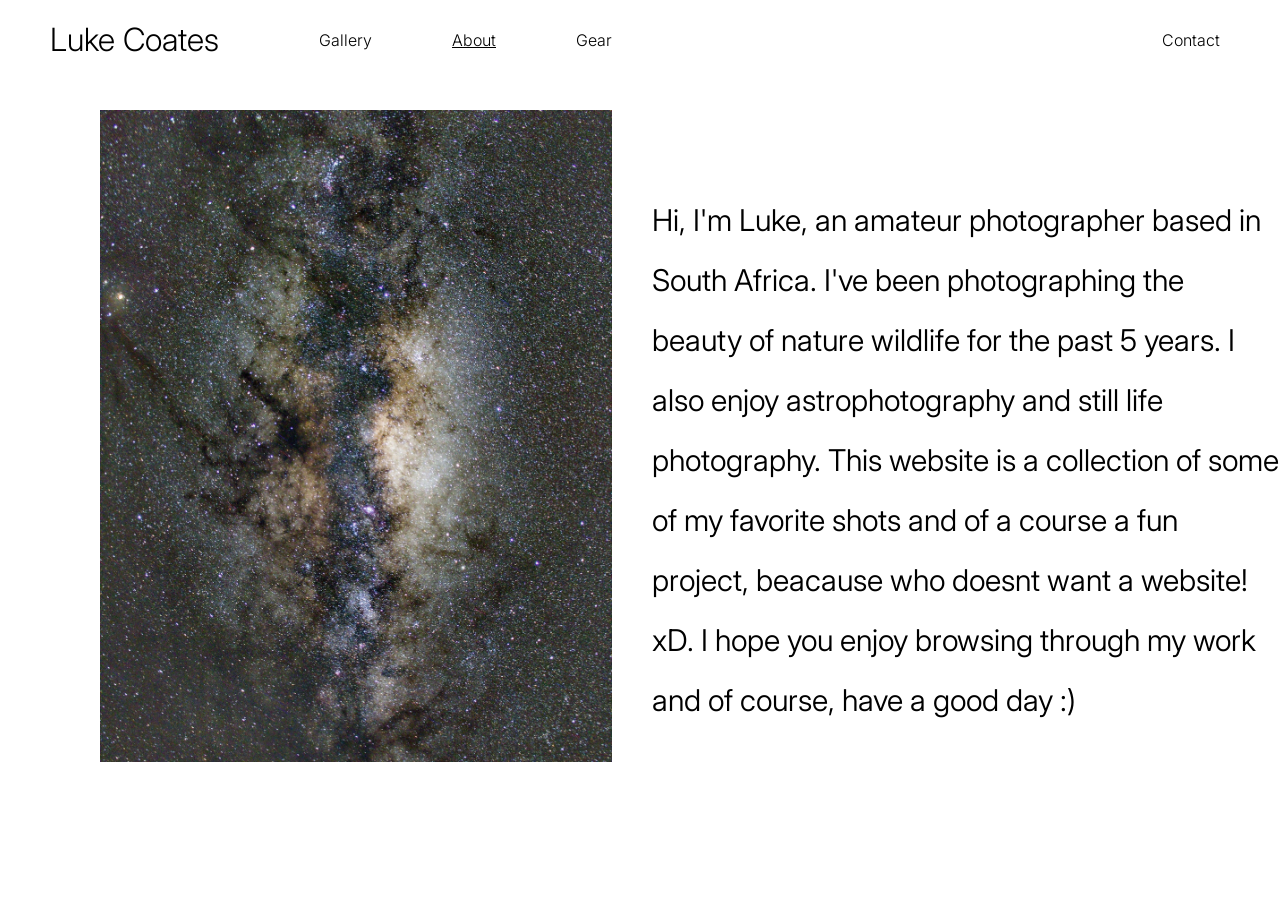
<file: about.html>
<!DOCTYPE html>
<html>
    <head>
        <title>Luke Coates</title>
        <meta name="viewport" content="width=device-width, initial-scale=1.0">
        <link href="./style.css" rel="stylesheet">
        <link rel="preconnect" href="https://fonts.googleapis.com">
        <link rel="preconnect" href="https://fonts.gstatic.com" crossorigin>
        <link href="https://fonts.googleapis.com/css2?family=Inter:ital,opsz,wght@0,14..32,100..900;1,14..32,100..900&display=swap" rel="stylesheet">
    </head>
    <body>
        <div class="bar">
            <h1><a href="index.html" class="logo">Luke Coates</a></h1>
            <a href="./index.html">Gallery</a>
            <a href="./about.html" class="active">About</a>
            <a href="./gear.html">Gear</a>
            <a href="./contact.html" class="contact">Contact</a>
        </div>
        <div class="about">
            <img src="Photos/35.jpg" alt="Image 1" class="about-image">
            <p class="about-text">Hi, I'm Luke, an amateur photographer based in South Africa. I've been photographing the beauty of nature wildlife for the past 5 years. I also enjoy astrophotography and still life photography. This website is a collection of some of my favorite shots and of a course a fun project, beacause who doesnt want a website! xD. I hope you enjoy browsing through my work and of course, have a good day :)</p>
        </div>
    </body>
</html>
</file>
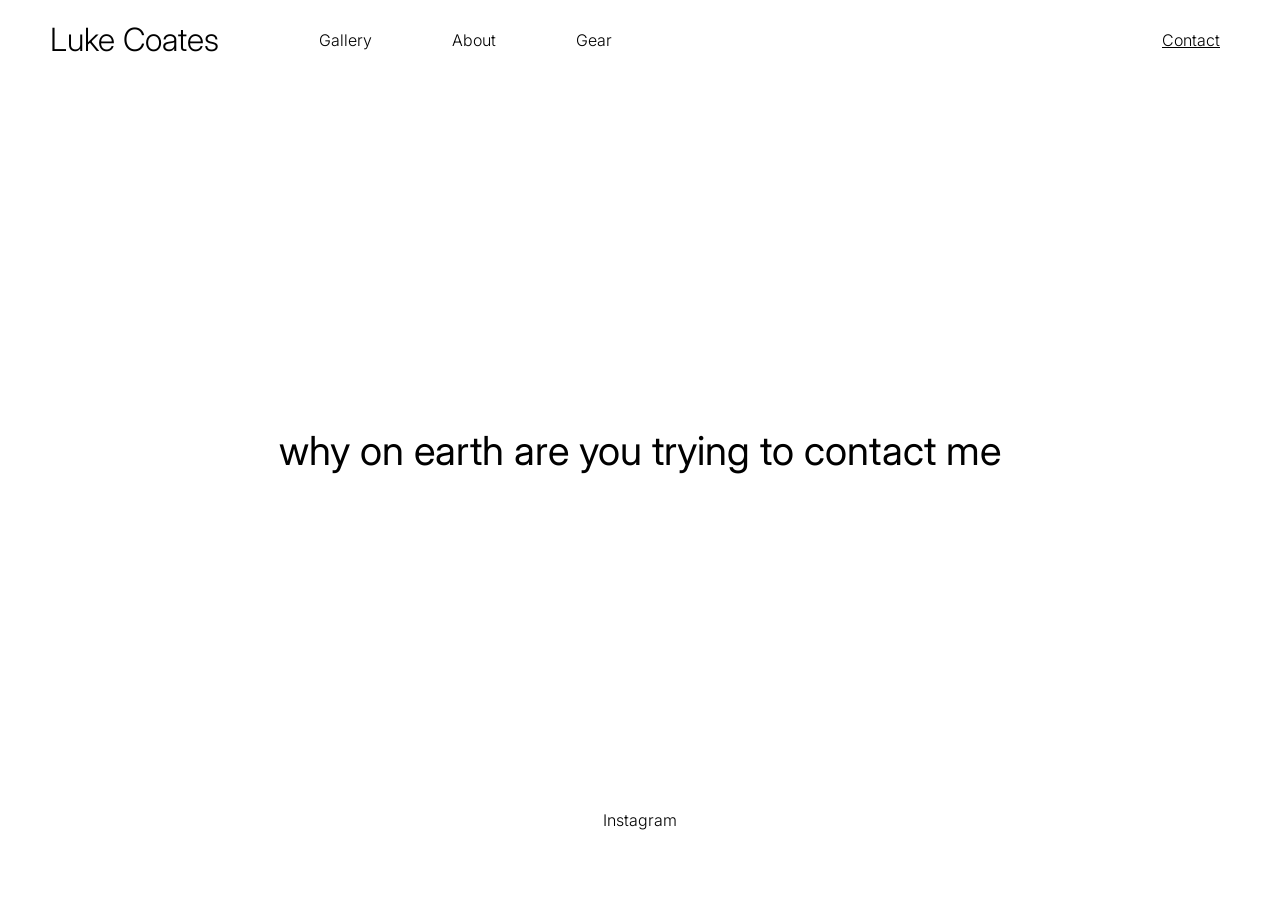
<file: contact.html>
<!DOCTYPE html>
<html>
    <head>
        <title>Luke Coates</title>
        <meta name="viewport" content="width=device-width, initial-scale=1.0">
        <link href="./style.css" rel="stylesheet">
        <link rel="preconnect" href="https://fonts.googleapis.com">
        <link rel="preconnect" href="https://fonts.gstatic.com" crossorigin>
        <link href="https://fonts.googleapis.com/css2?family=Inter:ital,opsz,wght@0,14..32,100..900;1,14..32,100..900&display=swap" rel="stylesheet">
    </head>
    <body>
        <div class="bar">
            <h1><a href="index.html" class="logo">Luke Coates</a></h1>
            <a href="./index.html">Gallery</a>
            <a href="./about.html">About</a>
            <a href="./gear.html">Gear</a>
            <a href="./contact.html" class="contact active">Contact</a>
        </div>
        <h1 id="dont-contact">why on earth are you trying to contact me</h1>
        <a href="https://www.youtube.com/watch?v=dQw4w9WgXcQ" class="rickroll">Instagram</a>
    </body>
</html>
</file>
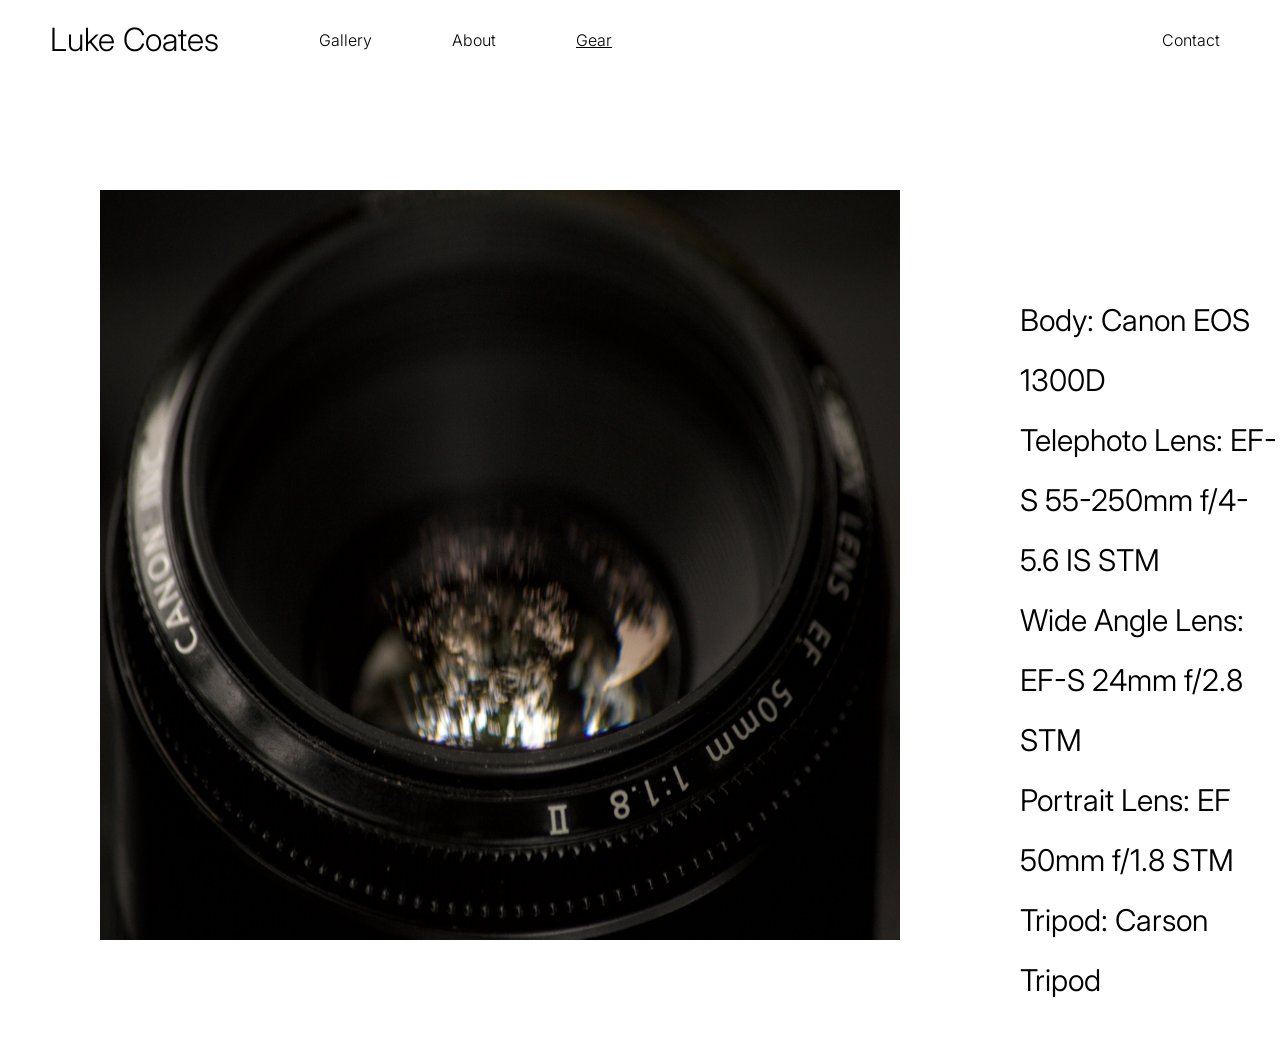
<file: gear.html>
<!DOCTYPE html>
<html>
    <head>
        <title>Luke Coates</title>
        <meta name="viewport" content="width=device-width, initial-scale=1.0">
        <link href="./style.css" rel="stylesheet">
        <link rel="preconnect" href="https://fonts.googleapis.com">
        <link rel="preconnect" href="https://fonts.gstatic.com" crossorigin>
        <link href="https://fonts.googleapis.com/css2?family=Inter:ital,opsz,wght@0,14..32,100..900;1,14..32,100..900&display=swap" rel="stylesheet">
    </head>
    <body>
        <div class="bar">
            <h1><a href="index.html" class="logo">Luke Coates</a></h1>
            <a href="./index.html">Gallery</a>
            <a href="./about.html">About</a>
            <a href="./gear.html" class="active">Gear</a>  
            <a href="./contact.html" class="contact">Contact</a>
        </div>
        <div class="gear">
        <img src="Photos/34.jpg" alt="Camera Lens" class="gear-image">
        <p class="gear-text">Body: Canon EOS 1300D
            <br>
            Telephoto Lens: EF-S 55-250mm f/4-5.6 IS STM
            <br>
            Wide Angle Lens: EF-S 24mm f/2.8 STM
            <br>
            Portrait Lens: EF 50mm f/1.8 STM
            <br>
            Tripod: Carson Tripod
        </p>
        </div>
    </body>
</html>
</file>
<file: style.css>
body {
    font-family: "Inter";
    margin: 0;
    padding-top: 90px;
}

.bar {
    display: flex;
    align-items: center;
    gap: 80px;

    position: fixed;
    top: 0;
    left: 0;

    width: 100%;
    box-sizing: border-box;

    padding: 20px 30px;
    background: white;

    z-index: 1000;

    transition: transform 0.3s ease;
}

.contact {
    margin-left: auto;
    margin-right: 30px;
}

h1 {
    margin: 0px 20px;
    font-weight: 350;
}

a{
    color: black;
    text-decoration: none;
    font-weight:300;
}

a:hover {
    text-decoration: underline;
}

.active {
    text-decoration: underline;
}

#dont-contact {
    display: flex;
    height: 80vh;
    align-items: center;
    justify-content: center;
    font-weight: 400;
    font-size: 40px;
}

.gallery {
    display: flex;
    flex-wrap: wrap;
    gap: 0;
    margin: 0;
}

img {
    width: 50%;
    height: auto;
}

.about-image {
    margin: 20px;
    margin-left: 100px;
    width: 40%;
    height: auto;
}

.about {
    display: flex;
    justify-content: center;
    gap: 20px;
}

.about-text {
    max-width: 700px;
    font-size: 30px;
    font-weight: 350;
    line-height: 2;
    margin-top: 100px;
}


.rickroll {
    display: block;
    width: fit-content;
    margin: 0 auto;
}

.gear-image {
    display: block;
    width: 800px;
    margin: 100px 100px;
}

.gear {
    display: flex;
    justify-content: center;
    gap: 20px;
}

.gear-text {
    font-size: 30px;
    font-weight: 350;
    line-height: 2;
    margin-top: 200px;
}

#lightbox {
    position: fixed;
    inset: 0;
    background: rgba(0, 0, 0, 0.9);

    display: none;

    justify-content: center;
    align-items: center;

    z-index: 9999;
}

#lightbox img {
    max-width: 90%;
    max-height: 90%;
    object-fit: contain;
    cursor: pointer;
}

.gallery img {
    transition: transform .3s ease;
    cursor: zoom-in;
}

.gallery img:hover {
    transform: scale(1.02);
}

.logo:hover {
    text-decoration: none;
}


@media (max-width: 900px) {

    .bar {
        gap: 25px;
        padding: 15px;
        font-size: 14px;
    }

    h1 {
        font-size: 24px;
        margin: 0;
    }

    .gallery img {
        width: 100%;
    }

    .about,
    .gear {
        flex-direction: column;
        align-items: center;
    }

    .about-image,
    .gear-image {
        width: 90%;
        margin: 20px;
    }

    .about-text,
    .gear-text {
        margin: 20px;
        font-size: 22px;
        max-width: 90%;
    }

    #dont-contact {
        font-size: 28px;
        text-align: center;
        padding: 20px;
    }
}
</file>
